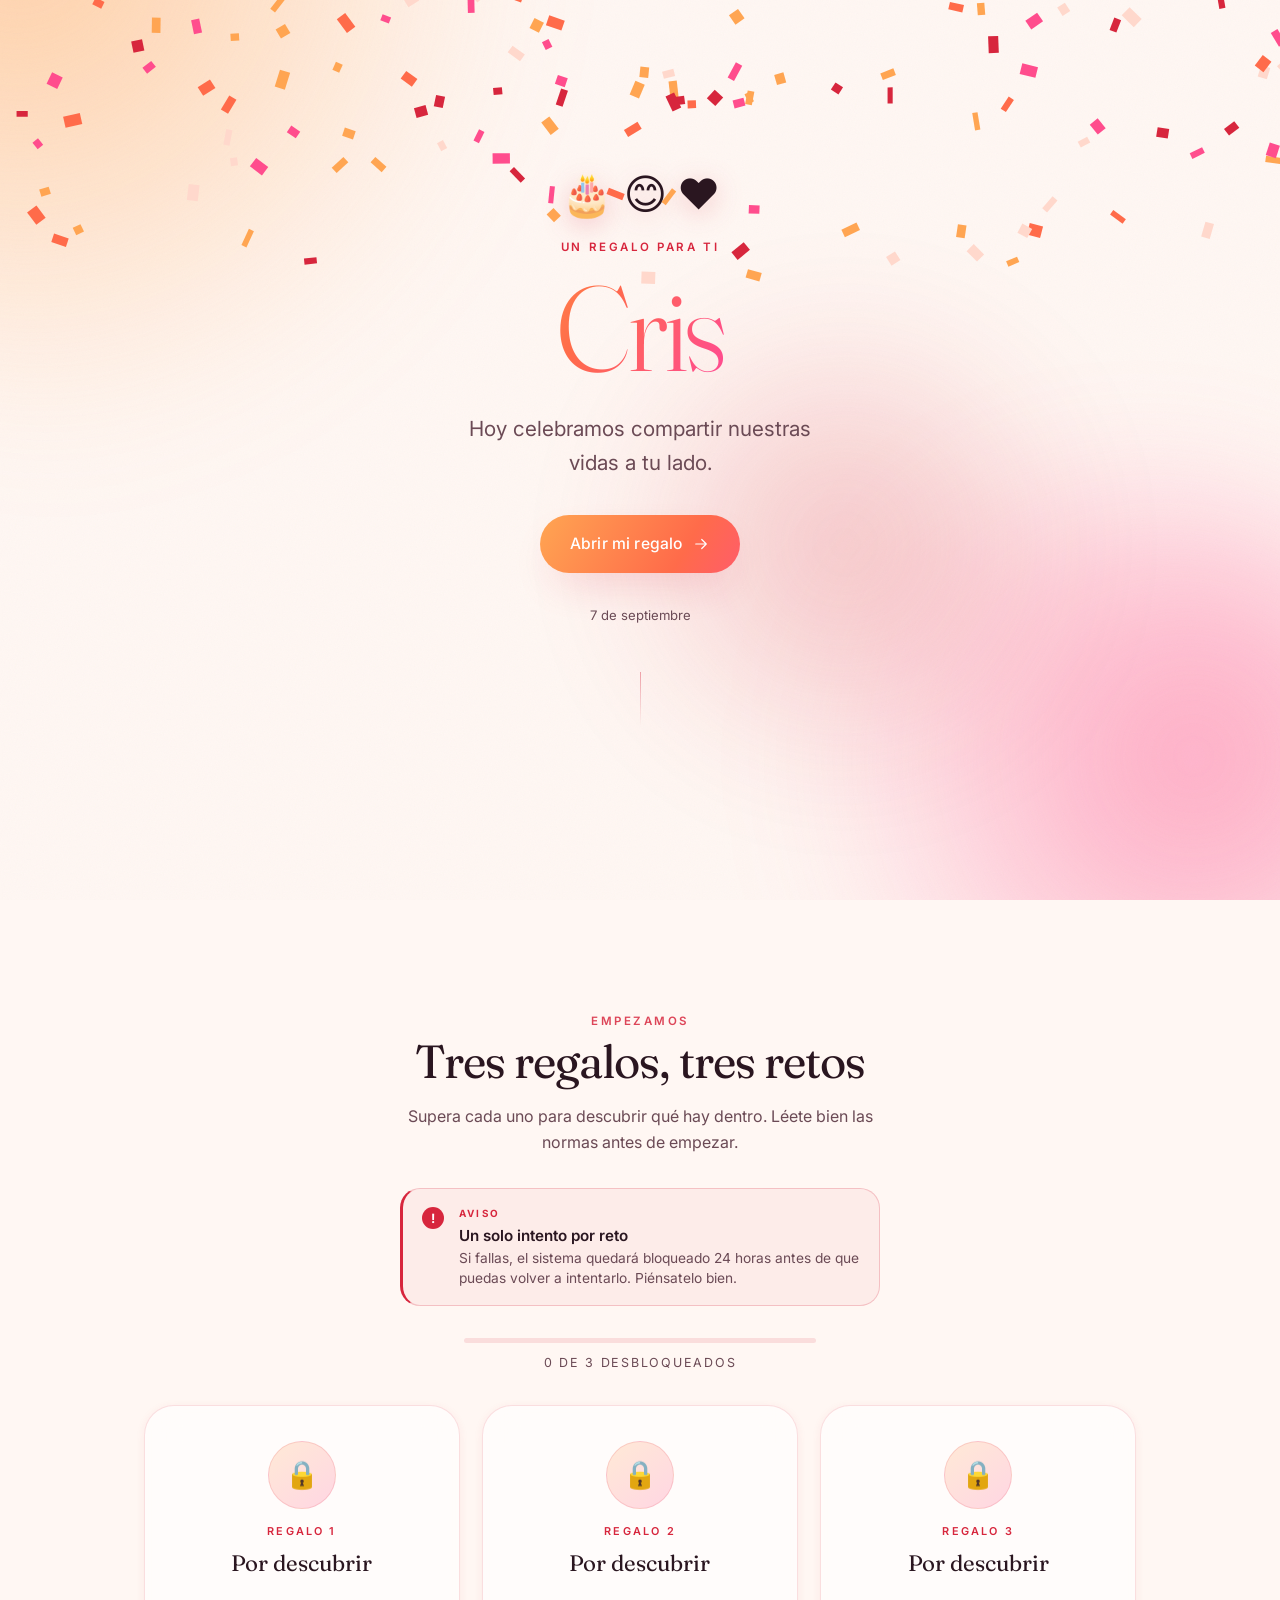
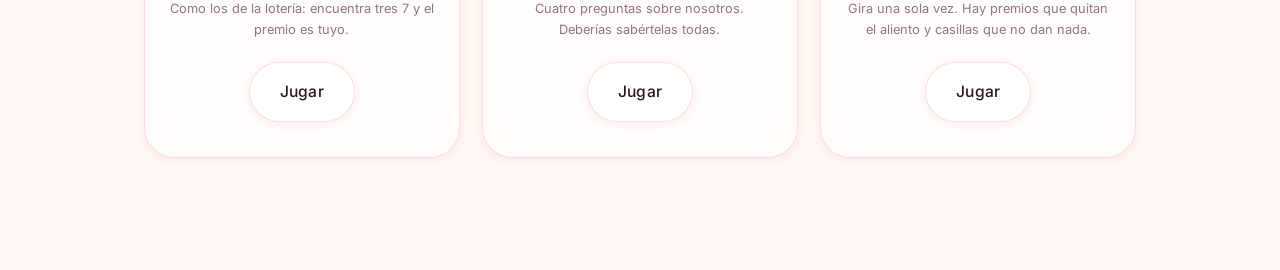
<file: index.html>
<!DOCTYPE html>
<html lang="es">
<head>
  <meta charset="utf-8" />
  <meta name="viewport" content="width=device-width, initial-scale=1, viewport-fit=cover" />
  <title>Feliz cumpleaños</title>
  <meta name="description" content="Un regalo hecho a mano, en digital." />
  <meta name="theme-color" content="#FFF6F0" />

  <meta property="og:title" content="Feliz cumpleaños ✨" />
  <meta property="og:description" content="Escanea, abre y descubre." />
  <meta property="og:type" content="website" />

  <link rel="preconnect" href="https://fonts.googleapis.com" />
  <link rel="preconnect" href="https://fonts.gstatic.com" crossorigin />
  <link href="https://fonts.googleapis.com/css2?family=Fraunces:opsz,wght@9..144,300;9..144,400;9..144,600&family=Inter:wght@300;400;500;600&display=swap" rel="stylesheet" />
  <link rel="stylesheet" href="assets/css/styles.css" />
</head>
<body>

  <!-- Fondo aura -->
  <div class="aura" aria-hidden="true">
    <span class="blob blob--1"></span>
    <span class="blob blob--2"></span>
    <span class="blob blob--3"></span>
    <span class="grain"></span>
  </div>

  <!-- Confeti -->
  <canvas id="confetti" aria-hidden="true"></canvas>

  <!-- Botón de música -->
  <button id="music-toggle" class="music-toggle" hidden aria-pressed="false" title="Música">
    <span class="music-toggle__icon">♪</span>
  </button>

  <main>

    <!-- ============ 1. PORTADA ============ -->
    <section class="screen screen--intro" id="intro">
      <div class="intro__inner">
        <p class="emojis reveal" id="intro-emojis" aria-hidden="true"></p>
        <p class="eyebrow reveal">Un regalo para ti</p>
        <h1 class="display reveal" id="intro-name">…</h1>
        <p class="lede reveal" id="intro-phrase"></p>
        <button class="btn btn--primary reveal" id="start-btn">
          <span>Abrir mi regalo</span>
          <svg viewBox="0 0 24 24" width="18" height="18" fill="none" stroke="currentColor" stroke-width="1.6" stroke-linecap="round" stroke-linejoin="round"><path d="M5 12h14M13 6l6 6-6 6"/></svg>
        </button>
        <p class="hint reveal" id="intro-date"></p>
      </div>
      <div class="scroll-cue" aria-hidden="true"><span></span></div>
    </section>

    <!-- ============ 2. VÍDEO ============ -->
    <section class="screen section" id="video">
      <header class="section__head reveal">
        <p class="eyebrow">Primero</p>
        <h2 class="h2" id="video-title"></h2>
        <p class="muted" id="video-subtitle"></p>
      </header>
      <div class="video-frame reveal" id="video-frame"></div>
      <button class="btn btn--ghost reveal" id="to-gifts">Continuar a los regalos</button>
    </section>

    <!-- ============ 3. REGALOS ============ -->
    <section class="screen section" id="gifts">
      <header class="section__head reveal">
        <p class="eyebrow">Empezamos</p>
        <h2 class="h2">Tres regalos, tres retos</h2>
        <p class="muted">Supera cada uno para descubrir qué hay dentro. Léete bien las normas antes de empezar.</p>
      </header>

      <aside class="warning reveal" id="warning" hidden>
        <span class="warning__mark" aria-hidden="true">!</span>
        <div>
          <p class="warning__label" id="warning-label"></p>
          <p class="warning__title" id="warning-title"></p>
          <p class="warning__text" id="warning-text"></p>
        </div>
      </aside>

      <div class="progress reveal" role="status" aria-live="polite">
        <div class="progress__track"><div class="progress__fill" id="progress-fill"></div></div>
        <span class="progress__label" id="progress-label">0 de 3 desbloqueados</span>
      </div>

      <div class="cards" id="cards"></div>

      <button class="btn btn--primary" id="finale-btn" hidden>Ver la última sorpresa</button>
    </section>

    <!-- ============ 4. FINAL ============ -->
    <section class="screen section section--finale" id="finale" hidden>
      <div class="letter reveal">
        <p class="eyebrow" id="letter-eyebrow"></p>
        <h2 class="display display--sm" id="letter-title"></h2>
        <p class="muted" id="letter-intro"></p>
        <div class="summary" id="summary"></div>
        <p class="letter__close" id="letter-close"></p>
        <p class="signature" id="letter-sign"></p>
      </div>

      <button class="btn btn--quiet" id="replay-btn">Volver a empezar</button>
    </section>

  </main>

  <!-- ============ MODAL DE JUEGOS ============ -->
  <div class="modal" id="modal" hidden>
    <div class="modal__backdrop" data-close></div>
    <div class="modal__panel" role="dialog" aria-modal="true" aria-labelledby="modal-title">
      <button class="modal__close" data-close aria-label="Cerrar">×</button>
      <p class="eyebrow" id="modal-eyebrow"></p>
      <h3 class="h3" id="modal-title"></h3>
      <p class="muted" id="modal-hint"></p>
      <div class="modal__stage" id="modal-stage"></div>
    </div>
  </div>

  <script src="assets/js/config.js"></script>
  <script src="assets/js/confetti.js"></script>
  <script src="assets/js/games.js"></script>
  <script src="assets/js/app.js"></script>
</body>
</html>
</file>
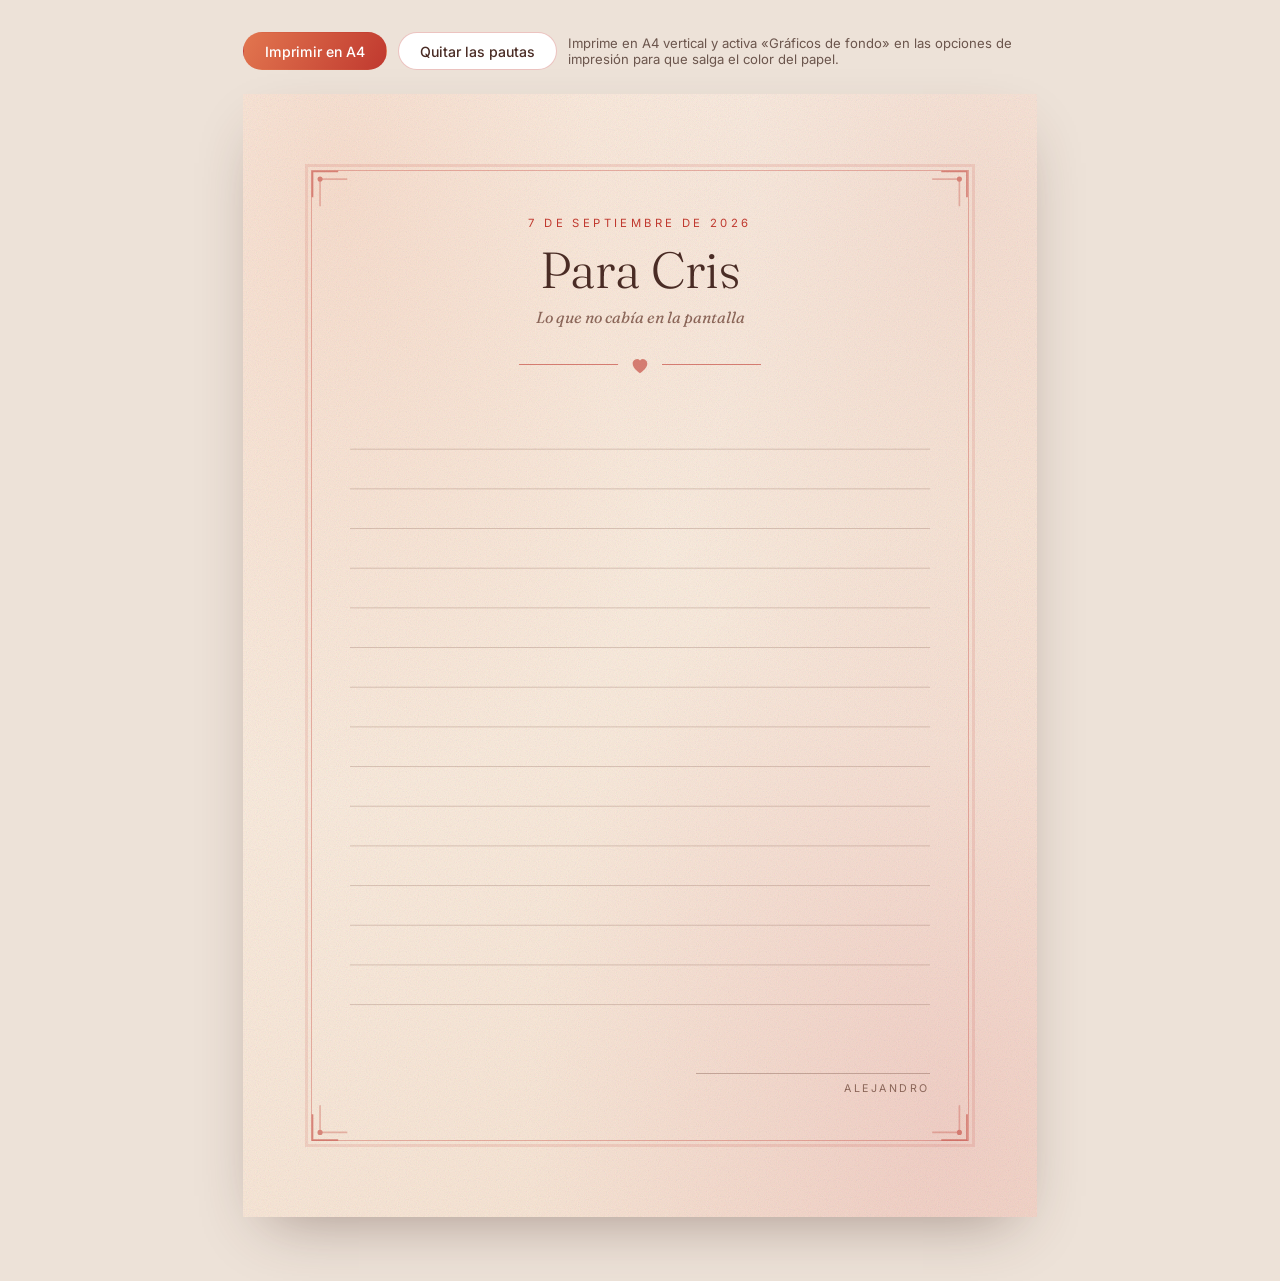
<file: pergamino.html>
<!DOCTYPE html>
<html lang="es">
<head>
<meta charset="utf-8" />
<meta name="viewport" content="width=device-width, initial-scale=1" />
<title>Pergamino para la carta</title>
<link rel="preconnect" href="https://fonts.googleapis.com" />
<link rel="preconnect" href="https://fonts.gstatic.com" crossorigin />
<link href="https://fonts.googleapis.com/css2?family=Fraunces:opsz,wght@9..144,300;9..144,400&family=Inter:wght@400;500&display=swap" rel="stylesheet" />
<style>
  :root {
    --papel:   #FDF4E9;
    --papel-2: #F7E3D2;
    --tinta:   #4A2C25;
    --tinta-2: #8A6558;
    --red:     #C0392F;
    --coral:   #E2764F;
    --rose:    #D96A86;
    --serif: "Fraunces", "Iowan Old Style", Georgia, serif;
    --sans:  "Inter", system-ui, sans-serif;
  }

  * { box-sizing: border-box; }

  body {
    margin: 0;
    background: #EDE2D8;
    font-family: var(--sans);
    color: var(--tinta);
    display: flex;
    flex-direction: column;
    align-items: center;
    gap: 1.5rem;
    padding: 2rem 1rem 4rem;
  }

  /* ---------------- La hoja ---------------- */
  .hoja {
    position: relative;
    width: 210mm;
    min-height: 297mm;
    max-width: 100%;
    padding: 20mm 18mm;
    overflow: hidden;
    background:
      radial-gradient(ellipse at 12% 8%,  rgba(226, 118, 79, .16), transparent 42%),
      radial-gradient(ellipse at 88% 92%, rgba(217, 106, 134, .16), transparent 42%),
      radial-gradient(ellipse at 92% 10%, rgba(192, 57, 47, .09), transparent 38%),
      linear-gradient(155deg, var(--papel) 0%, var(--papel-2) 100%);
    box-shadow: 0 24px 60px -24px rgba(74, 44, 37, .45);
  }

  /* Grano del papel */
  .hoja::before {
    content: "";
    position: absolute; inset: 0;
    pointer-events: none;
    opacity: .5;
    background-image: url("data:image/svg+xml;utf8,<svg xmlns='http://www.w3.org/2000/svg' width='180' height='180'><filter id='g'><feTurbulence type='fractalNoise' baseFrequency='.9' numOctaves='4'/></filter><rect width='180' height='180' filter='url(%23g)' opacity='.35'/></svg>");
    mix-blend-mode: multiply;
  }

  /* Marco interior */
  .marco {
    position: relative;
    min-height: calc(297mm - 40mm);
    display: flex;
    flex-direction: column;
    padding: 12mm 10mm;
    border: 1px solid rgba(192, 57, 47, .34);
    outline: 3px solid rgba(192, 57, 47, .13);
    outline-offset: 3px;
  }

  .esquina { position: absolute; width: 16mm; height: 16mm; color: var(--red); opacity: .55; }
  .esquina--tl { top: -1px; left: -1px; }
  .esquina--tr { top: -1px; right: -1px; transform: scaleX(-1); }
  .esquina--bl { bottom: -1px; left: -1px; transform: scaleY(-1); }
  .esquina--br { bottom: -1px; right: -1px; transform: scale(-1); }

  /* ---------------- Cabecera ---------------- */
  header { text-align: center; }
  .fecha {
    margin: 0;
    font-size: 8.5pt;
    letter-spacing: .3em;
    text-transform: uppercase;
    color: var(--red);
  }
  h1 {
    font-family: var(--serif);
    font-weight: 300;
    font-size: 38pt;
    line-height: 1;
    margin: 4mm 0 3mm;
    color: var(--tinta);
  }
  .dedicatoria {
    margin: 0;
    font-family: var(--serif);
    font-size: 12pt;
    font-style: italic;
    color: var(--tinta-2);
  }

  .filigrana {
    display: flex;
    align-items: center;
    justify-content: center;
    gap: 3mm;
    margin: 7mm 0 9mm;
    color: var(--red);
    opacity: .6;
  }
  .filigrana span { height: 1px; width: 26mm; background: currentColor; }

  /* ---------------- Zona de escritura ---------------- */
  .escritura {
    flex: 1;
    min-height: 150mm;
    background-image: linear-gradient(
      to bottom,
      transparent calc(100% - 1px),
      rgba(138, 101, 88, .3) calc(100% - 1px)
    );
    background-size: 100% 10.5mm;
    background-repeat: repeat-y;
  }
  body.sin-pautas .escritura { background-image: none; }

  /* ---------------- Firma ---------------- */
  .firma {
    margin-top: 10mm;
    display: flex;
    flex-direction: column;
    align-items: flex-end;
    gap: 2mm;
  }
  .firma__linea { width: 62mm; height: 1px; background: rgba(138, 101, 88, .45); }
  .firma__pie {
    margin: 0;
    font-size: 8pt;
    letter-spacing: .24em;
    text-transform: uppercase;
    color: var(--tinta-2);
  }

  /* ---------------- Controles (no se imprimen) ---------------- */
  .panel {
    width: 210mm;
    max-width: 100%;
    display: flex;
    flex-wrap: wrap;
    gap: .7rem;
    align-items: center;
  }
  .btn {
    font: inherit;
    font-size: .88rem;
    font-weight: 500;
    border: 1px solid rgba(192, 57, 47, .3);
    background: #fff;
    color: var(--tinta);
    border-radius: 999px;
    padding: .6rem 1.3rem;
    cursor: pointer;
  }
  .btn--fill { background: linear-gradient(120deg, var(--coral), var(--red)); color: #fff; border-color: transparent; }
  .btn:focus-visible { outline: 2px solid var(--red); outline-offset: 2px; }
  .ayuda { margin: 0; font-size: .82rem; color: #6B554C; flex: 1 1 16rem; }

  /* ---------------- Impresión ---------------- */
  @page { size: A4 portrait; margin: 0; }
  @media print {
    body { background: #fff; padding: 0; display: block; }
    .panel { display: none !important; }
    .hoja {
      width: 210mm; height: 297mm;
      box-shadow: none;
      -webkit-print-color-adjust: exact;
      print-color-adjust: exact;
    }
  }
</style>
</head>
<body>

  <div class="panel">
    <button class="btn btn--fill" onclick="window.print()">Imprimir en A4</button>
    <button class="btn" id="toggle">Quitar las pautas</button>
    <p class="ayuda">Imprime en A4 vertical y activa «Gráficos de fondo» en las opciones de impresión para que salga el color del papel.</p>
  </div>

  <div class="hoja">
    <div class="marco">
      <svg class="esquina esquina--tl" viewBox="0 0 40 40" fill="none" stroke="currentColor" stroke-width="1.1" aria-hidden="true">
        <path d="M1 18V1h17"/>
        <path d="M6 24V6h18" opacity=".55"/>
        <circle cx="6" cy="6" r="1.7" fill="currentColor" stroke="none"/>
      </svg>
      <svg class="esquina esquina--tr" viewBox="0 0 40 40" fill="none" stroke="currentColor" stroke-width="1.1" aria-hidden="true">
        <path d="M1 18V1h17"/>
        <path d="M6 24V6h18" opacity=".55"/>
        <circle cx="6" cy="6" r="1.7" fill="currentColor" stroke="none"/>
      </svg>
      <svg class="esquina esquina--bl" viewBox="0 0 40 40" fill="none" stroke="currentColor" stroke-width="1.1" aria-hidden="true">
        <path d="M1 18V1h17"/>
        <path d="M6 24V6h18" opacity=".55"/>
        <circle cx="6" cy="6" r="1.7" fill="currentColor" stroke="none"/>
      </svg>
      <svg class="esquina esquina--br" viewBox="0 0 40 40" fill="none" stroke="currentColor" stroke-width="1.1" aria-hidden="true">
        <path d="M1 18V1h17"/>
        <path d="M6 24V6h18" opacity=".55"/>
        <circle cx="6" cy="6" r="1.7" fill="currentColor" stroke="none"/>
      </svg>

      <header>
        <p class="fecha">7 de septiembre de 2026</p>
        <h1>Para Cris</h1>
        <p class="dedicatoria">Lo que no cabía en la pantalla</p>
      </header>

      <div class="filigrana" aria-hidden="true">
        <span></span>
        <svg width="22" height="22" viewBox="0 0 24 24" fill="currentColor"><path d="M12 21s-8-5.1-8-10.4A4.7 4.7 0 0 1 12 7a4.7 4.7 0 0 1 8 3.6C20 15.9 12 21 12 21z"/></svg>
        <span></span>
      </div>

      <div class="escritura"></div>

      <div class="firma">
        <div class="firma__linea"></div>
        <p class="firma__pie">Alejandro</p>
      </div>
    </div>
  </div>

<script>
  const btn = document.getElementById('toggle');
  btn.addEventListener('click', () => {
    const sin = document.body.classList.toggle('sin-pautas');
    btn.textContent = sin ? 'Poner las pautas' : 'Quitar las pautas';
  });
</script>
</body>
</html>
</file>
<file: assets/css/styles.css>
/* =====================================================================
   Paleta aura: naranja · rosa · rojo
   ===================================================================== */
:root {
  --coral:   #FF6B4A;
  --rose:    #FF4D8D;
  --red:     #D7263D;
  --amber:   #FFA552;
  --blush:   #FFD8CC;

  --bg:      #FFF7F3;
  --surface: rgba(255, 255, 255, 0.62);
  --border:  rgba(215, 38, 61, 0.14);
  --ink:     #2A1620;
  --ink-2:   #6B4A55;

  --grad: linear-gradient(120deg, var(--amber) 0%, var(--coral) 38%, var(--rose) 72%, var(--red) 100%);
  --shadow-sm: 0 2px 10px rgba(215, 38, 61, .07);
  --shadow:    0 18px 45px -18px rgba(215, 38, 61, .32);
  --shadow-lg: 0 40px 90px -30px rgba(215, 38, 61, .45);

  --r-sm: 12px;
  --r:    20px;
  --r-lg: 30px;

  --serif: "Fraunces", "Iowan Old Style", Georgia, serif;
  --sans:  "Inter", system-ui, -apple-system, "Segoe UI", sans-serif;

  --ease: cubic-bezier(.22, 1, .36, 1);
}

* { box-sizing: border-box; }

html { scroll-behavior: smooth; -webkit-text-size-adjust: 100%; }

body {
  margin: 0;
  min-height: 100svh;
  background: var(--bg);
  color: var(--ink);
  font-family: var(--sans);
  font-size: 16px;
  line-height: 1.65;
  font-weight: 400;
  overflow-x: hidden;
  -webkit-font-smoothing: antialiased;
}

img { max-width: 100%; display: block; }
button { font: inherit; color: inherit; }

/* ------------------------- Fondo aura ------------------------- */
.aura { position: fixed; inset: 0; z-index: -1; overflow: hidden; pointer-events: none; }

.blob {
  position: absolute;
  border-radius: 50%;
  filter: blur(70px);
  opacity: .5;
  will-change: transform;
}
.blob--1 {
  width: 58vmax; height: 58vmax; top: -22vmax; left: -16vmax;
  background: radial-gradient(circle at 30% 30%, var(--amber), transparent 68%);
  animation: drift 26s var(--ease) infinite alternate;
}
.blob--2 {
  width: 52vmax; height: 52vmax; bottom: -20vmax; right: -14vmax;
  background: radial-gradient(circle at 60% 40%, var(--rose), transparent 68%);
  animation: drift 32s var(--ease) infinite alternate-reverse;
}
.blob--3 {
  width: 40vmax; height: 40vmax; top: 32%; left: 46%;
  background: radial-gradient(circle at 50% 50%, var(--red), transparent 66%);
  opacity: .28;
  animation: drift 38s var(--ease) infinite alternate;
}
@keyframes drift {
  from { transform: translate3d(0, 0, 0) scale(1); }
  to   { transform: translate3d(6vw, -5vh, 0) scale(1.18); }
}

.grain {
  position: absolute; inset: -50%;
  opacity: .035;
  background-image: url("data:image/svg+xml;utf8,<svg xmlns='http://www.w3.org/2000/svg' width='140' height='140'><filter id='n'><feTurbulence type='fractalNoise' baseFrequency='.85' numOctaves='3'/></filter><rect width='140' height='140' filter='url(%23n)'/></svg>");
}

#confetti {
  position: fixed; inset: 0;
  width: 100%; height: 100%;
  pointer-events: none;
  z-index: 90;
}

/* ------------------------- Tipografía ------------------------- */
.display {
  font-family: var(--serif);
  font-weight: 300;
  font-size: clamp(3rem, 13vw, 7.5rem);
  line-height: .95;
  letter-spacing: -.03em;
  margin: .12em 0 .22em;
  background: var(--grad);
  -webkit-background-clip: text;
  background-clip: text;
  color: transparent;
}
.display--sm { font-size: clamp(2.2rem, 7vw, 3.6rem); }

.h2 {
  font-family: var(--serif);
  font-weight: 400;
  font-size: clamp(1.8rem, 5vw, 2.9rem);
  line-height: 1.1;
  letter-spacing: -.02em;
  margin: .1em 0 .35em;
}
.h3 {
  font-family: var(--serif);
  font-weight: 400;
  font-size: clamp(1.35rem, 4vw, 1.9rem);
  line-height: 1.15;
  margin: .1em 0 .3em;
}

.eyebrow {
  font-size: .72rem;
  font-weight: 600;
  letter-spacing: .22em;
  text-transform: uppercase;
  color: var(--red);
  margin: 0;
  opacity: .85;
}

.emojis {
  display: flex;
  justify-content: center;
  gap: .7rem;
  margin: 0 0 1.4rem;
  font-size: clamp(1.9rem, 6vw, 2.6rem);
  line-height: 1;
}
.emojis span {
  display: inline-block;
  animation: flotar 3.4s var(--ease) infinite;
  filter: drop-shadow(0 6px 14px rgba(215, 38, 61, .22));
}
@keyframes flotar {
  50% { transform: translateY(-11px) rotate(-6deg); }
}

.lede { font-size: clamp(1.05rem, 2.4vw, 1.3rem); color: var(--ink-2); max-width: 30ch; margin: 0 auto 2.2rem; }
.muted { color: var(--ink-2); margin: 0 auto; max-width: 48ch; }
.hint { font-size: .82rem; color: var(--ink-2); opacity: .7; margin-top: 2rem; }

/* ------------------------- Layout ------------------------- */
main { position: relative; z-index: 1; }

.screen {
  min-height: 100svh;
  display: flex;
  flex-direction: column;
  align-items: center;
  justify-content: center;
  gap: 2rem;
  padding: 5rem 1.25rem;
  text-align: center;
}
.section { min-height: auto; padding: min(14vh, 7rem) 1.25rem; }
.section__head { max-width: 42rem; }
.intro__inner { max-width: 44rem; }

/* ------------------------- Botones ------------------------- */
.btn {
  display: inline-flex;
  align-items: center;
  gap: .6rem;
  border: 0;
  cursor: pointer;
  padding: 1rem 1.9rem;
  border-radius: 999px;
  font-weight: 500;
  font-size: .98rem;
  letter-spacing: .01em;
  transition: transform .35s var(--ease), box-shadow .35s var(--ease), opacity .3s;
  -webkit-tap-highlight-color: transparent;
}
.btn--primary {
  color: #fff;
  background: var(--grad);
  background-size: 200% 100%;
  box-shadow: var(--shadow);
}
.btn--primary:hover { transform: translateY(-2px); box-shadow: var(--shadow-lg); background-position: 100% 0; }
.btn--ghost {
  background: var(--surface);
  border: 1px solid var(--border);
  backdrop-filter: blur(12px);
  color: var(--ink);
  box-shadow: var(--shadow-sm);
}
.btn--ghost:hover { transform: translateY(-2px); border-color: rgba(215, 38, 61, .3); }
.btn:active { transform: scale(.98); }
.btn:disabled { opacity: .45; cursor: not-allowed; transform: none; }

.scroll-cue { width: 1px; height: 54px; background: linear-gradient(var(--red), transparent); opacity: .4; }

/* ------------------------- Vídeo ------------------------- */
.video-frame {
  width: min(100%, 46rem);
  aspect-ratio: 16 / 9;
  border-radius: var(--r-lg);
  overflow: hidden;
  background: #1a0f14;
  border: 1px solid var(--border);
  box-shadow: var(--shadow-lg);
  position: relative;
}
.video-frame.is-portrait { aspect-ratio: 9 / 16; width: min(100%, 22rem); }
.video-frame video,
.video-frame iframe { width: 100%; height: 100%; border: 0; display: block; object-fit: cover; }

.video-missing {
  position: absolute; inset: 0;
  display: grid; place-content: center;
  gap: .5rem; padding: 2rem;
  color: #fff; background: var(--grad);
  font-size: .92rem;
}
.video-missing strong { font-family: var(--serif); font-size: 1.3rem; font-weight: 400; }

/* ------------------------- Progreso ------------------------- */
.progress { display: flex; flex-direction: column; align-items: center; gap: .6rem; width: min(100%, 22rem); }
.progress__track { width: 100%; height: 5px; border-radius: 999px; background: rgba(215, 38, 61, .12); overflow: hidden; }
.progress__fill { height: 100%; width: 0; border-radius: 999px; background: var(--grad); transition: width .9s var(--ease); }
.progress__label { font-size: .78rem; letter-spacing: .14em; text-transform: uppercase; color: var(--ink-2); }

/* ------------------------- Aviso (falso) ------------------------- */
.warning {
  display: flex;
  align-items: flex-start;
  gap: .9rem;
  width: min(100%, 30rem);
  padding: 1rem 1.2rem;
  text-align: left;
  border-radius: var(--r);
  background: rgba(215, 38, 61, .05);
  border: 1px solid rgba(215, 38, 61, .22);
  border-left: 3px solid var(--red);
}
.warning__mark {
  flex: 0 0 auto;
  width: 22px; height: 22px;
  margin-top: .15rem;
  display: grid; place-content: center;
  border-radius: 50%;
  background: var(--red);
  color: #fff;
  font-size: .8rem; font-weight: 700;
}
.warning p { margin: 0; }
.warning__label {
  font-size: .62rem; font-weight: 700;
  letter-spacing: .24em; text-transform: uppercase;
  color: var(--red);
}
.warning__title { font-weight: 600; font-size: .95rem; margin-top: .1rem !important; }
.warning__text { font-size: .86rem; color: var(--ink-2); line-height: 1.5; }

/* ------------------------- Tarjetas de regalo ------------------------- */
.cards {
  display: grid;
  gap: 1.4rem;
  width: min(100%, 62rem);
  grid-template-columns: repeat(auto-fit, minmax(260px, 1fr));
}

.card {
  position: relative;
  display: flex;
  flex-direction: column;
  align-items: center;
  gap: .55rem;
  padding: 2.2rem 1.5rem;
  text-align: center;
  border-radius: var(--r-lg);
  background: var(--surface);
  border: 1px solid var(--border);
  backdrop-filter: blur(16px);
  box-shadow: var(--shadow-sm);
  overflow: hidden;
  transition: transform .5s var(--ease), box-shadow .5s var(--ease), border-color .4s;
}
.card::before {
  content: "";
  position: absolute; inset: 0;
  background: var(--grad);
  opacity: 0;
  transition: opacity .5s var(--ease);
}
.card > * { position: relative; }
.card:hover { transform: translateY(-6px); box-shadow: var(--shadow); }
.card.is-unlocked { border-color: rgba(215, 38, 61, .28); }
.card.is-unlocked::before { opacity: .07; }

.card__icon {
  width: 68px; height: 68px;
  display: grid; place-content: center;
  border-radius: 50%;
  font-size: 1.7rem;
  background: linear-gradient(140deg, rgba(255,165,82,.22), rgba(255,77,141,.22));
  border: 1px solid var(--border);
  margin-bottom: .3rem;
  transition: transform .6s var(--ease);
}
.card.is-unlocked .card__icon { transform: rotate(-6deg) scale(1.06); }

.card__label { font-size: .68rem; letter-spacing: .2em; text-transform: uppercase; color: var(--red); font-weight: 600; }
.card__title { font-family: var(--serif); font-weight: 400; font-size: 1.4rem; line-height: 1.2; margin: 0; }
.card__text { font-size: .93rem; color: var(--ink-2); margin: 0; }
.card__detail {
  font-size: .8rem; color: var(--ink-2);
  border-top: 1px dashed var(--border);
  padding-top: .8rem; margin: .4rem 0 0; width: 100%;
}
.card__body { display: grid; gap: .55rem; }
.card__lock { font-size: .8rem; color: var(--ink-2); opacity: .75; }

/* Sello con el número del regalo ganado */
.card__seal {
  width: 76px; height: 76px;
  display: grid; place-content: center;
  border-radius: 50%;
  font-family: var(--serif);
  font-size: 2.3rem;
  color: #fff;
  background: var(--grad);
  box-shadow: var(--shadow);
  border: 3px solid rgba(255, 255, 255, .7);
  margin-bottom: .3rem;
  animation: stamp .7s var(--ease) both;
}
@keyframes stamp {
  0%   { transform: scale(1.9) rotate(-14deg); opacity: 0; }
  60%  { transform: scale(.94) rotate(3deg); opacity: 1; }
  100% { transform: none; }
}

.card__reveal { animation: rise .8s var(--ease) both; }
@keyframes rise { from { opacity: 0; transform: translateY(14px); } to { opacity: 1; transform: none; } }

.card__photos { display: flex; gap: .5rem; overflow-x: auto; width: 100%; padding-bottom: .3rem; scrollbar-width: thin; }
.card__photos img { width: 84px; height: 84px; object-fit: cover; border-radius: var(--r-sm); flex: 0 0 auto; box-shadow: var(--shadow-sm); }

/* ------------------------- Modal ------------------------- */
.modal { position: fixed; inset: 0; z-index: 100; display: grid; place-items: center; padding: 1rem; }
.modal__backdrop { position: absolute; inset: 0; background: rgba(42, 22, 32, .5); backdrop-filter: blur(6px); animation: fade .4s var(--ease); }
.modal__panel {
  position: relative;
  width: min(100%, 34rem);
  max-height: 92svh;
  overflow-y: auto;
  padding: 2.4rem 1.7rem 2rem;
  text-align: center;
  border-radius: var(--r-lg);
  background: rgba(255, 250, 247, .92);
  border: 1px solid var(--border);
  backdrop-filter: blur(22px);
  box-shadow: var(--shadow-lg);
  animation: pop .5s var(--ease);
}
@keyframes fade { from { opacity: 0; } }
@keyframes pop { from { opacity: 0; transform: translateY(18px) scale(.97); } }

.modal__close {
  position: absolute; top: .7rem; right: .9rem;
  width: 36px; height: 36px;
  border: 0; border-radius: 50%;
  background: transparent;
  font-size: 1.5rem; line-height: 1;
  color: var(--ink-2); cursor: pointer;
  transition: background .3s;
}
.modal__close:hover { background: rgba(215, 38, 61, .08); }
.modal__stage { margin-top: 1.4rem; display: flex; flex-direction: column; align-items: center; gap: 1.1rem; }

/* ------------------------- Juego: rasca y gana ------------------------- */
.ticket {
  width: min(100%, 21rem);
  display: grid;
  gap: .9rem;
  padding: 1.1rem;
  border-radius: var(--r);
  background: linear-gradient(150deg, rgba(255,165,82,.14), rgba(255,77,141,.14));
  border: 1px dashed rgba(215, 38, 61, .3);
  box-shadow: var(--shadow-sm);
}
.ticket__head { margin: 0; font-size: .82rem; letter-spacing: .1em; text-transform: uppercase; color: var(--ink-2); }
.ticket__head strong { color: var(--red); }

.ticket__grid { display: grid; grid-template-columns: repeat(3, 1fr); gap: .55rem; }

.ticket__cell {
  position: relative;
  aspect-ratio: 1;
  border-radius: var(--r-sm);
  overflow: hidden;
  background: #fff;
  border: 1px solid var(--border);
  display: grid;
  place-content: center;
  transition: transform .45s var(--ease), box-shadow .45s var(--ease);
}
.ticket__num {
  font-family: var(--serif);
  font-size: 1.9rem;
  color: var(--ink-2);
  transition: color .4s;
}
.ticket__cell canvas {
  position: absolute; inset: 0;
  width: 100%; height: 100%;
  cursor: crosshair;
  touch-action: none;
}
.ticket__cell canvas.is-done { opacity: 0; transition: opacity .5s var(--ease); pointer-events: none; }

.ticket__cell.is-hit {
  background: var(--grad);
  transform: scale(1.05);
  box-shadow: var(--shadow);
  animation: hit .5s var(--ease);
}
.ticket__cell.is-hit .ticket__num { color: #fff; }
.ticket__cell.is-miss { opacity: .5; }
@keyframes hit { 40% { transform: scale(1.16) rotate(-4deg); } }

.ticket__foot {
  display: flex;
  align-items: center;
  justify-content: space-between;
  gap: .8rem;
  border-top: 1px dashed rgba(215, 38, 61, .28);
  padding-top: .7rem;
}
.ticket__score,
.ticket__fails {
  margin: 0;
  font-size: .74rem;
  letter-spacing: .14em;
  text-transform: uppercase;
  font-weight: 600;
}
.ticket__score { color: var(--red); }
.ticket__fails { color: var(--ink-2); opacity: .65; }
.ticket__fails.is-bad { color: var(--red); opacity: 1; }
.shake { animation: shake .45s var(--ease); }

/* ------------------------- Juego: quiz ------------------------- */
.quiz { width: 100%; display: grid; gap: 1rem; }
.quiz__q { font-family: var(--serif); font-size: 1.2rem; line-height: 1.3; margin: 0; }
.quiz__opts { display: grid; gap: .6rem; }
.quiz__opt {
  padding: .85rem 1.1rem;
  border-radius: var(--r-sm);
  border: 1px solid var(--border);
  background: rgba(255,255,255,.6);
  cursor: pointer; text-align: left;
  transition: transform .3s var(--ease), border-color .3s, background .3s;
}
.quiz__opt:hover { transform: translateX(3px); border-color: rgba(215,38,61,.35); }
.quiz__opt.is-ok  { background: linear-gradient(90deg, rgba(255,165,82,.28), rgba(255,77,141,.28)); border-color: var(--coral); }
.quiz__opt.is-off { opacity: .45; }
.quiz__dots { display: flex; gap: .4rem; justify-content: center; }
.quiz__dots span { width: 7px; height: 7px; border-radius: 50%; background: rgba(215,38,61,.2); transition: background .4s; }
.quiz__dots span.on { background: var(--red); }
.quiz__note { font-size: .85rem; color: var(--ink-2); min-height: 1.4em; margin: 0; }
.quiz__note--warn { color: var(--red); font-weight: 500; animation: shake .45s var(--ease); }
@keyframes shake {
  25% { transform: translateX(-5px); }
  75% { transform: translateX(5px); }
}

/* ------------------------- Juego: ruleta ------------------------- */
.wheel-wrap { position: relative; display: grid; place-items: center; padding-top: 14px; }
.wheel-wrap::before {
  content: ""; position: absolute; top: 0; left: 50%;
  transform: translateX(-50%);
  border-left: 11px solid transparent;
  border-right: 11px solid transparent;
  border-top: 18px solid var(--red);
  filter: drop-shadow(0 3px 6px rgba(215,38,61,.4));
  z-index: 2;
}
#wheel {
  width: min(78vw, 20rem); height: min(78vw, 20rem);
  border-radius: 50%;
  box-shadow: var(--shadow-lg), 0 0 0 8px rgba(255,255,255,.7), 0 0 0 9px var(--border);
  transition: transform 7.3s cubic-bezier(.14, .86, .22, 1);
}

/* ------------------------- Boarding pass ------------------------- */
.pass {
  width: 100%;
  display: grid;
  grid-template-columns: 1fr auto;
  gap: 1rem;
  text-align: left;
  padding: 1.2rem;
  border-radius: var(--r);
  color: #fff;
  background: var(--grad);
  box-shadow: var(--shadow);
}
.pass__route { display: flex; align-items: center; gap: .8rem; margin-bottom: .6rem; }
.pass__code { font-family: var(--serif); font-size: 1.9rem; line-height: 1; }
.pass__city { font-size: .68rem; letter-spacing: .14em; text-transform: uppercase; opacity: .85; }
.pass__plane { opacity: .9; }
.pass__grid { display: grid; grid-template-columns: repeat(2, minmax(0,1fr)); gap: .5rem .9rem; }
.pass__k { font-size: .6rem; letter-spacing: .16em; text-transform: uppercase; opacity: .78; display: block; }
.pass__v { font-size: .9rem; font-weight: 500; }
.pass__wide { grid-column: 1 / -1; }
.pass__stub {
  border-left: 2px dashed rgba(255,255,255,.5);
  padding-left: 1rem;
  display: grid; place-content: center;
  writing-mode: vertical-rl;
  font-size: .62rem; letter-spacing: .3em; text-transform: uppercase;
}

/* ------------------------- Resumen final ------------------------- */
.summary {
  display: grid;
  gap: 1rem;
  margin: 1.8rem 0;
  text-align: left;
}
.gift {
  display: flex;
  gap: 1rem;
  align-items: flex-start;
  padding: 1.2rem;
  border-radius: var(--r);
  background: rgba(255, 255, 255, .5);
  border: 1px solid var(--border);
}
.gift__icon {
  flex: 0 0 auto;
  width: 46px; height: 46px;
  display: grid; place-content: center;
  border-radius: 50%;
  font-size: 1.25rem;
  background: linear-gradient(140deg, rgba(255,165,82,.24), rgba(255,77,141,.24));
}
.gift__body { display: grid; gap: .45rem; min-width: 0; }
.gift__title { font-family: var(--serif); font-weight: 400; font-size: 1.25rem; margin: 0; line-height: 1.2; }
.gift__text { margin: 0; font-size: .92rem; color: var(--ink-2); }
.gift__detail {
  margin: .2rem 0 0;
  font-size: .8rem;
  color: var(--ink-2);
  border-top: 1px dashed var(--border);
  padding-top: .6rem;
}
.letter__close {
  color: var(--ink-2);
  font-size: 1rem;
  margin: 1.6rem 0 0;
  padding-top: 1.4rem;
  border-top: 1px solid var(--border);
}

/* ------------------------- Carta final ------------------------- */
.section--finale { min-height: 100svh; }
.letter {
  width: min(100%, 40rem);
  padding: clamp(1.8rem, 6vw, 3.4rem);
  border-radius: var(--r-lg);
  background: var(--surface);
  border: 1px solid var(--border);
  backdrop-filter: blur(16px);
  box-shadow: var(--shadow);
}
.letter p { color: var(--ink-2); font-size: 1.03rem; }
.signature {
  font-family: var(--serif);
  font-size: 1.5rem;
  color: var(--red);
  margin-top: 1.6rem;
}

/* ------------------------- Música ------------------------- */
.music-toggle {
  position: fixed; top: 1rem; right: 1rem; z-index: 95;
  width: 44px; height: 44px;
  border-radius: 50%;
  border: 1px solid var(--border);
  background: var(--surface);
  backdrop-filter: blur(12px);
  cursor: pointer;
  box-shadow: var(--shadow-sm);
  color: var(--red);
}
.music-toggle[aria-pressed="true"] .music-toggle__icon { animation: pulse 1.6s ease-in-out infinite; }
@keyframes pulse { 50% { opacity: .35; } }

/* ------------------------- Reveal on scroll ------------------------- */
.reveal { opacity: 0; transform: translateY(20px); transition: opacity .9s var(--ease), transform .9s var(--ease); }
.reveal.is-in { opacity: 1; transform: none; }
.reveal:nth-child(2) { transition-delay: .08s; }
.reveal:nth-child(3) { transition-delay: .16s; }
.reveal:nth-child(4) { transition-delay: .24s; }
.reveal:nth-child(5) { transition-delay: .32s; }

@media (prefers-reduced-motion: reduce) {
  *, *::before, *::after { animation-duration: .01ms !important; animation-iteration-count: 1 !important; transition-duration: .01ms !important; }
  .reveal { opacity: 1; transform: none; }
  html { scroll-behavior: auto; }
}

@media (max-width: 480px) {
  .modal__panel { padding: 2.2rem 1.1rem 1.6rem; }
  .pass { grid-template-columns: 1fr; }
  .pass__wide { grid-column: 1 / -1; }
.pass__stub { writing-mode: horizontal-tb; border-left: 0; border-top: 2px dashed rgba(255,255,255,.5); padding: .7rem 0 0; }
}

/* Botón discreto (reiniciar) */
.btn--quiet {
  background: none;
  border: 0;
  box-shadow: none;
  padding: .5rem 1rem;
  font-size: .8rem;
  color: var(--ink-2);
  opacity: .55;
  text-decoration: underline;
  text-underline-offset: 4px;
}
.btn--quiet:hover { opacity: 1; transform: none; }

/* `hidden` debe ganar siempre a `display` */
[hidden] { display: none !important; }
</file>
